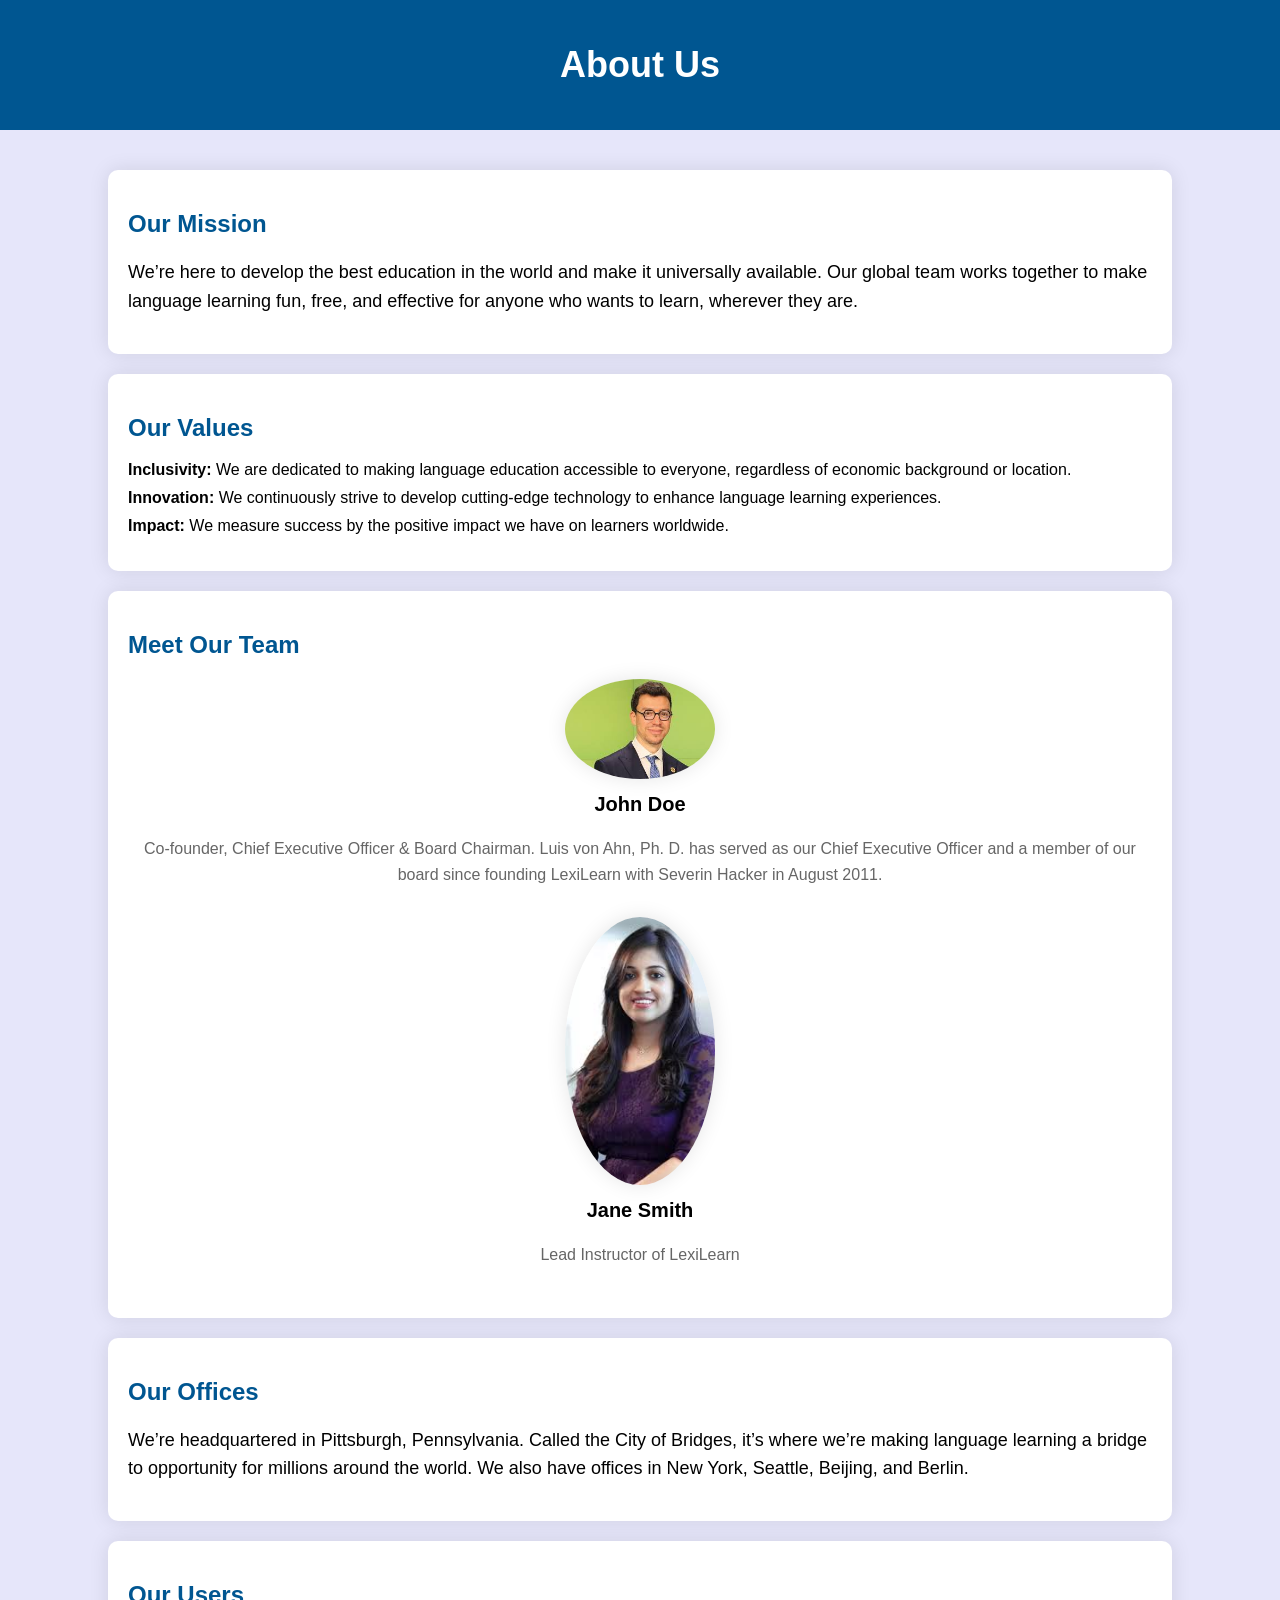
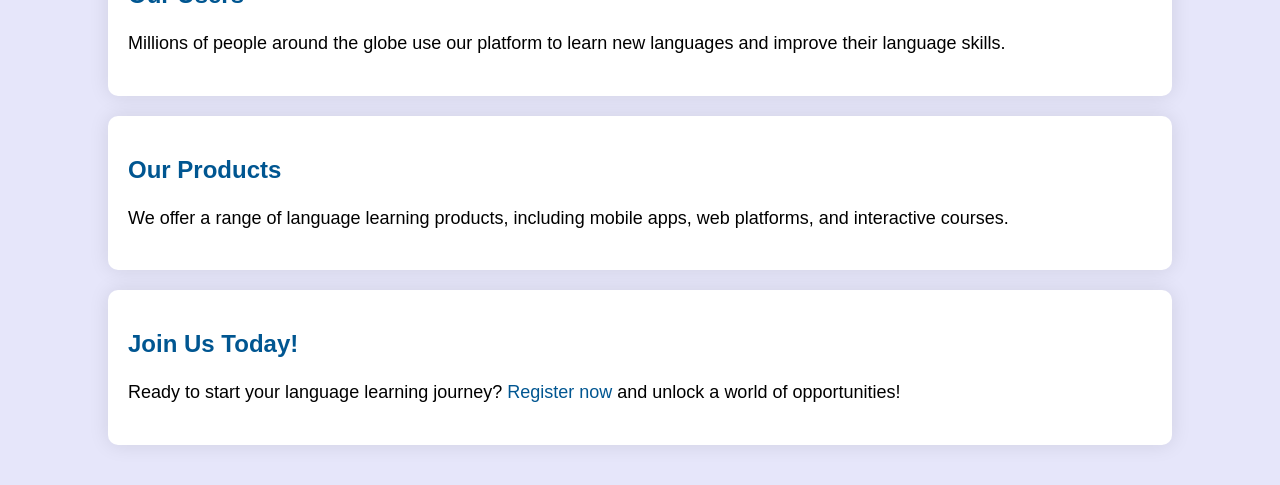
<file: about.html>
<!DOCTYPE html>
<html lang="en">
<head>
  <meta charset="UTF-8">
  <meta name="viewport" content="width=device-width, initial-scale=1.0">
  <title>About Us</title>
<style>
body {
  font-family: Arial, sans-serif;
  margin: 0;
  padding: 0;
  background-color: lavender;
}

header {
  background-color: #005691;
  color: #fff;
  padding: 20px 0;
}

.header-content {
  width: 80%;
  margin: 0 auto;
  text-align: center;
}

h1 {
  font-size: 36px;
}

main {
  padding: 20px 0;
}

.content {
  width: 80%;
  margin: 20px auto;
  background-color: #fff;
  padding: 20px;
  border-radius: 10px;
  box-shadow: 0 0 20px rgba(0, 0, 0, 0.1);
  transition: transform 0.3s ease-in-out;
}

.content:hover {
  transform: translateY(-5px);
}

h2 {
  font-size: 24px;
  color: #005691;
}

p {
  font-size: 18px;
  line-height: 1.6;
}

ul {
  list-style-type: none;
  padding: 0;
}

li {
  margin-bottom: 10px;
}

.team-member {
  text-align: center;
  margin-bottom: 30px;
}

.team-member img {
  width: 150px;
  border-radius: 50%;
  box-shadow: 0 0 20px rgba(0, 0, 0, 0.1);
  transition: transform 0.3s ease-in-out;
}

.team-member img:hover {
  transform: scale(1.1);
}

.team-member h3 {
  margin-top: 10px;
  font-size: 20px;
}

.team-member p {
  font-size: 16px;
  color: #666;
}

a {
  color: #005691;
  text-decoration: none;
  transition: color 0.3s ease-in-out;
}

a:hover {
  text-decoration: underline;
  color: #FF8C00;
}

</style>
</head>
<body>
  <header>
    <div class="header-content">
      <h1>About Us</h1>
    </div>
  </header>
  <main>
    <section class="mission">
      <div class="content">
        <h2>Our Mission</h2>
        <p>We’re here to develop the best education in the world and make it universally available. Our global team works together to make language learning fun, free, and effective for anyone who wants to learn, wherever they are.</p>
      </div>
    </section>
    <section class="values">
      <div class="content">
        <h2>Our Values</h2>
        <ul>
          <li><strong>Inclusivity:</strong> We are dedicated to making language education accessible to everyone, regardless of economic background or location.</li>
          <li><strong>Innovation:</strong> We continuously strive to develop cutting-edge technology to enhance language learning experiences.</li>
          <li><strong>Impact:</strong> We measure success by the positive impact we have on learners worldwide.</li>
        </ul>
      </div>
    </section>
    <section class="team">
      <div class="content">
        <h2>Meet Our Team</h2>
        <div class="team-member">
          <img src="images/download (1).jpg" alt="John Doe">
          <h3>John Doe</h3>
          <p>Co-founder, Chief Executive Officer & Board Chairman. Luis von Ahn, Ph. D. has served as our Chief Executive Officer and a member of our board since founding LexiLearn with Severin Hacker in August 2011.</p>
        </div>
        <div class="team-member">
          <img src="images/download (2).jpg" alt="Jane Smith">
          <h3>Jane Smith</h3>
          <p>Lead Instructor of LexiLearn</p>
        </div>
        <!-- Add more team members as needed -->
      </div>
    </section>
    <section class="offices">
      <div class="content">
        <h2>Our Offices</h2>
        <p>We’re headquartered in Pittsburgh, Pennsylvania. Called the City of Bridges, it’s where we’re making language learning a bridge to opportunity for millions around the world. We also have offices in New York, Seattle, Beijing, and Berlin.</p>
      </div>
    </section>
    <section class="users">
      <div class="content">
        <h2>Our Users</h2>
        <p>Millions of people around the globe use our platform to learn new languages and improve their language skills.</p>
      </div>
    </section>
    <section class="products">
      <div class="content">
        <h2>Our Products</h2>
        <p>We offer a range of language learning products, including mobile apps, web platforms, and interactive courses.</p>
      </div>
    </section>
    <section class="registration">
      <div class="content">
        <h2>Join Us Today!</h2>
        <p>Ready to start your language learning journey? <a href="form.html">Register now</a> and unlock a world of opportunities!</p>
      </div>
    </section>
  </main>
</body>
</html>
</file>
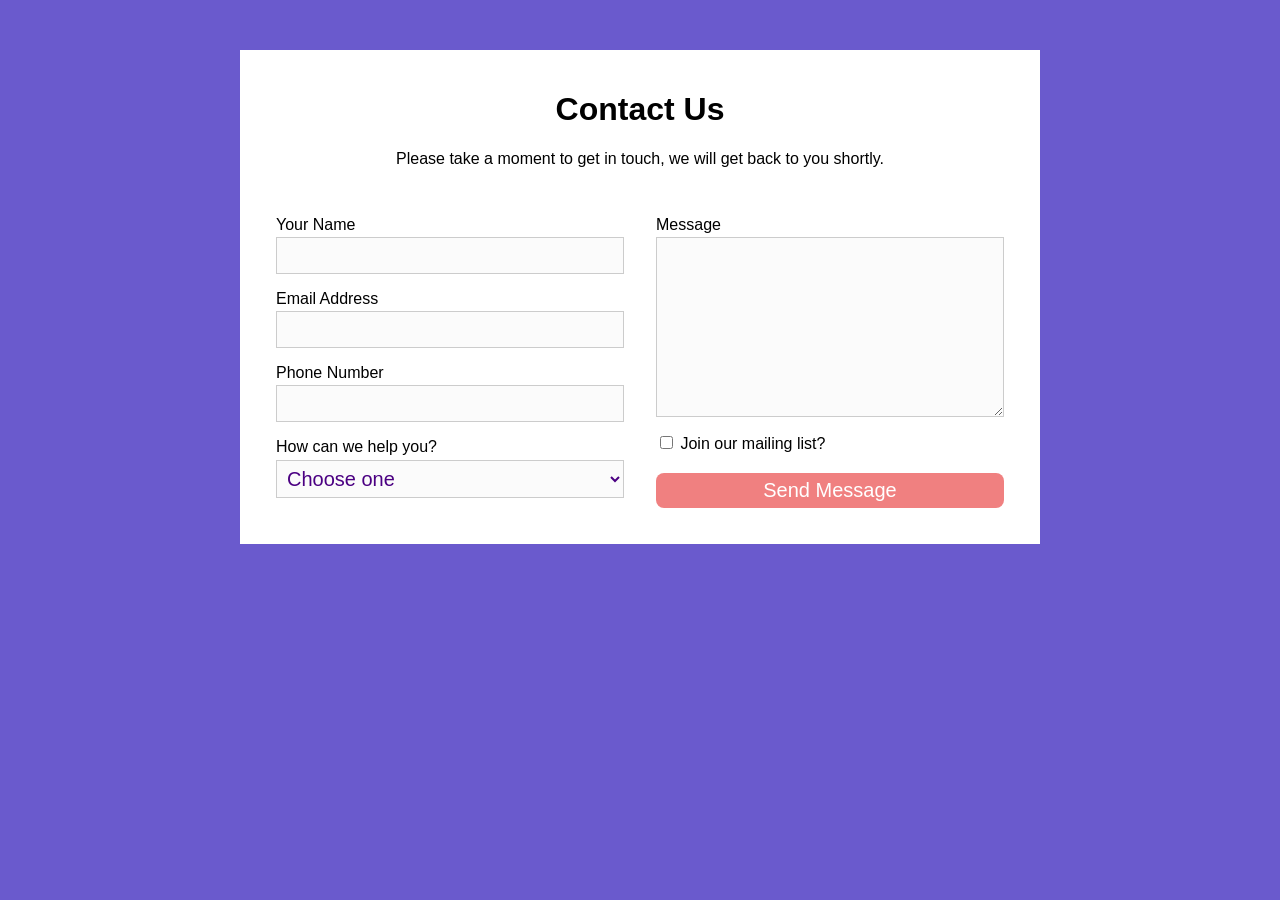
<file: contact.html>
<!DOCTYPE html>
<html lang="en">
<head>
    <meta charset="UTF-8">
    <meta http-equiv="X-UA-Compatible" content="IE=edge">
    <meta name="viewport" content="width=device-width, initial-scale=1.0">
    <title>Document</title>
</head>
<style>
html{
    background: Slateblue;
    box-sizing:border-box;
}
*{
  box-sizing:inherit;
}
body{
  background: white;
  width:90%;
  max-width: 800px;
  margin:50px auto;
  font-family: Calibri, Arial, sans-serif;
  padding:20px;
}
h1, p{
  text-align: center;
}
label{
  display:block;
  margin:1em 0 .2em;
}

input, select, textarea{
  display:block;
  width:100%;
  padding:.3em;
  font-size:20px;
  background-color:#fbfbfb;
  border:solid 1px #CCC;
  resize:vertical;
}
textarea{
  min-height:180px;
}
select{
  color:indigo;
}
option{
  color:blue;
  background: lavenderBlush;
}
input[type=checkbox]{
  display:inline;
  width:auto;
  color:red;
}

input[type=submit]{
  background:lightcoral;
  margin:1em 0 0;
  color:white;
  border:none;
  border-radius:8px;
  transition:all .3s ease-out;
}

input:focus,
input:hover,
select:focus,
select:hover,
textarea:focus,
textarea:hover{
  background: lavenderBlush;
}



input[type=submit]:hover,
input[type=submit]:focus{
  background: lightgreen;
  outline:none;
}

@media screen and (min-width:600px) {
  
  form:after{
    content:'';
    display:block;
    clear:both;
  }
  .column{
    width:50%;
    padding:1em;
    float:left;
  }
}
</style>
<body>
  <form action="r.html" method="post">
  <h1>Contact Us</h1>
  <p>Please take a moment to get in touch, we will get back to you shortly.</p>

  <div class="column">
    <label for="the-name">Your Name</label>
    <input type="text" name="name" id="the-name">

    <label for="the-email">Email Address</label>
    <input type="email" name="email" id="the-email">

    <label for="the-phone">Phone Number</label>
    <input type="tel" name="phone" id="the-phone">

    <label for="the-reason">How can we help you?</label>
    <select name="reason" id="the-reason">
    <option value="">Choose one</option>
    <option value="web">Language Courses</option>
    <option value="video">Translator</option>
  </select>
  </div>
  <div class="column">
    <label for="the-message">Message</label>
    <textarea name="message" id="the-message"></textarea>
    <label>
    <input type="checkbox" name="newsletter" value="yes"> Join our mailing list?
    </label>
    <input type="submit" value="Send Message">
  </div>
</form>  
</body>
</html>
</file>
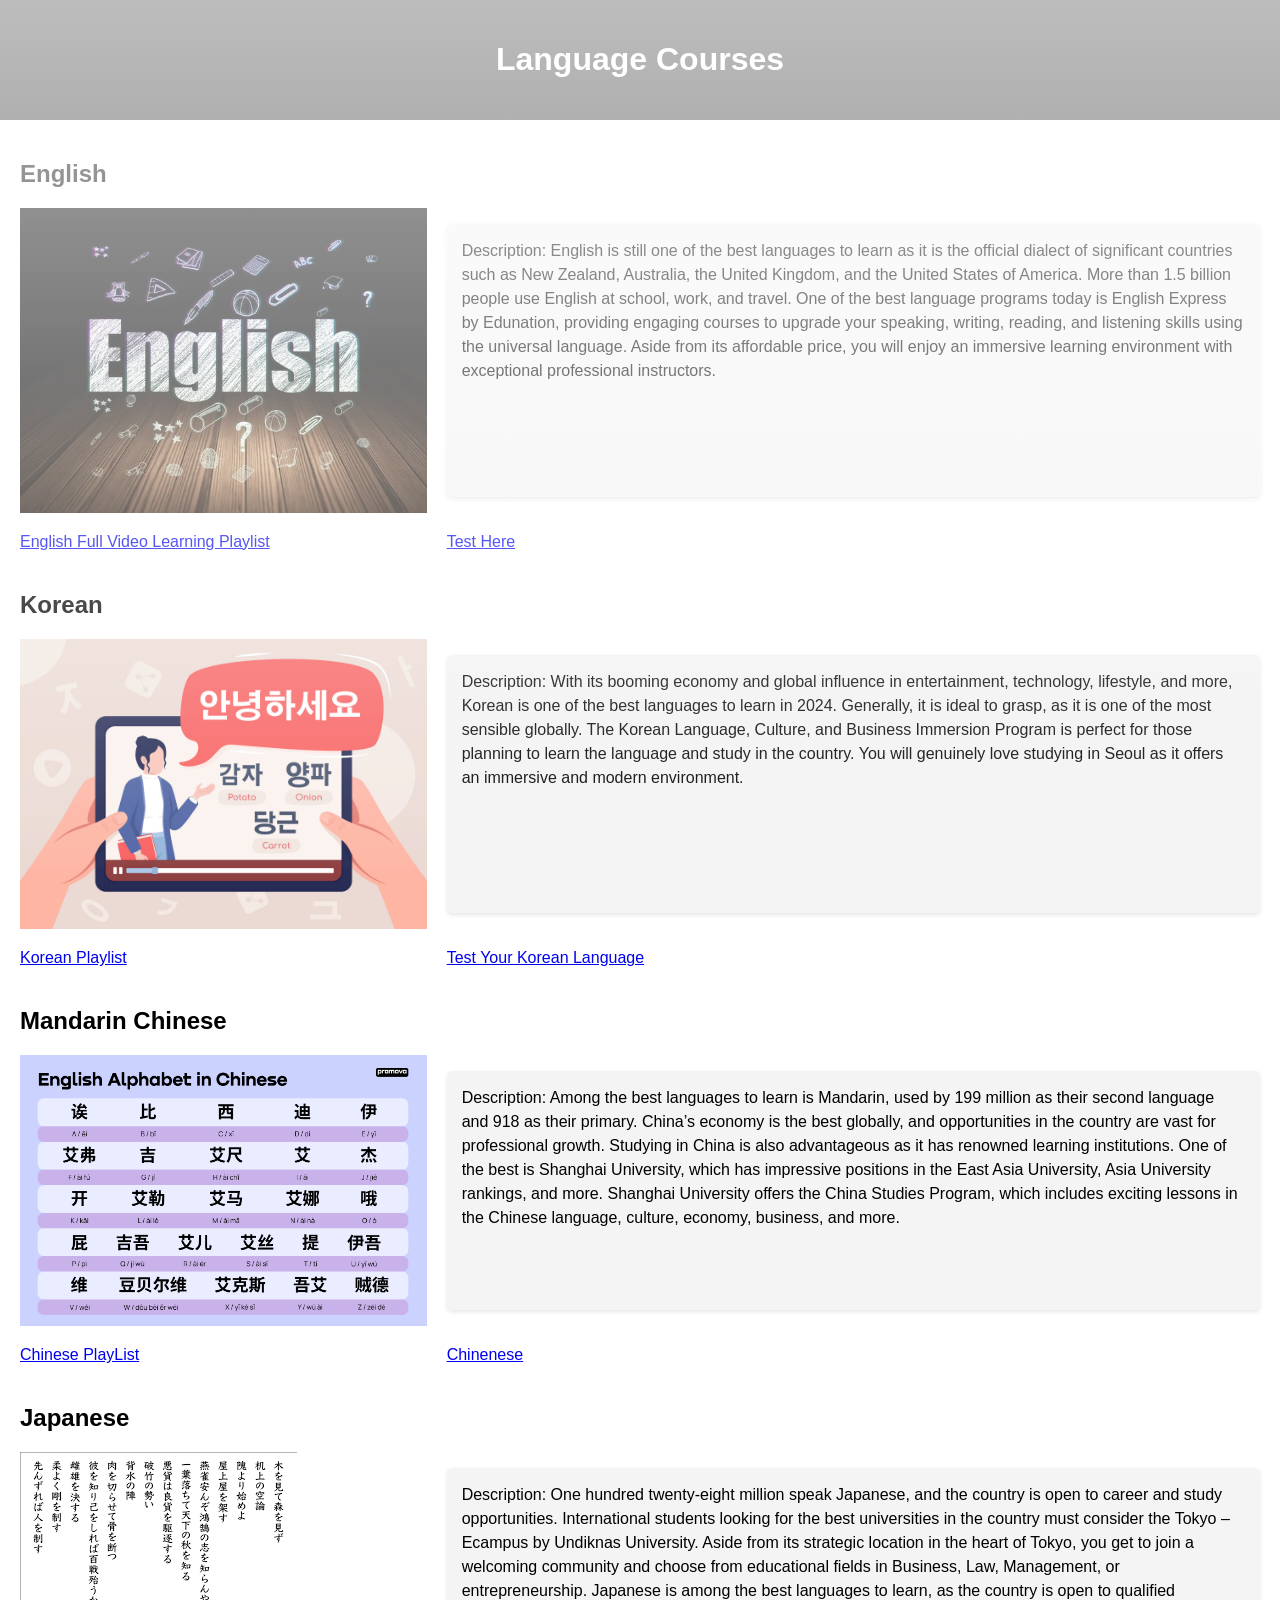
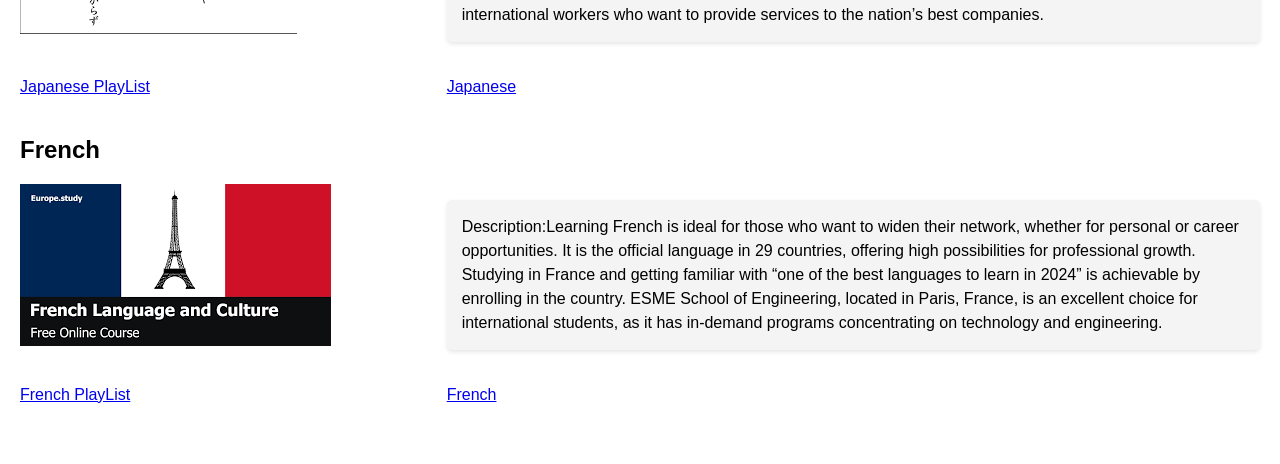
<file: courses.html>
<!DOCTYPE html>
<html lang="en">
<head>
  <meta charset="UTF-8">
  <meta name="viewport" content="width=device-width, initial-scale=1.0">
  <title>Language Courses</title>
<style>
    body {
  font-family: Arial, sans-serif;
  margin: 0;
  padding: 0;
}

header {
  background-color: #333;
  color: #fff;
  padding: 20px;
  text-align: center;
}

main {
  padding: 20px;
}

.language-course {
  margin-bottom: 40px;
}

.course-info {
  display: grid;
  grid-template-columns: 1fr 2fr;
  gap: 20px;
}

.course-info img {
  max-width: 100%;
}

.course-info p {
  line-height: 1.5;
  background-color: #f4f4f4;
  padding: 15px;
  border-radius: 5px;
  box-shadow: 0 2px 4px rgba(0, 0, 0, 0.1);
}

.course-info p::after {
  content: '';
  display: block;
  clear: both;
}

.course-info p::before {
  content: '';
  display: block;
  position: absolute;
  top: 0;
  left: 0;
  width: 100%;
  height: 100%;
  background: linear-gradient(to bottom, rgba(255,255,255,0.2) 0%,rgba(255,255,255,0) 100%);
  pointer-events: none;
  z-index: 1;
}

.course-info p:hover::before {
  animation: noise-anim-2 5s infinite linear alternate-reverse;
}

@keyframes noise-anim-2 {
  0% {
    clip: rect(85px, 9999px, 124px, 0);
  }
  5% {
    clip: rect(79px, 9999px, 22px, 0);
  }
  10% {
    clip: rect(2px, 9999px, 32px, 0);
  }
  15% {
    clip: rect(79px, 9999px, 32px, 0);
  }
  20% {
    clip: rect(1px, 9999px, 13px, 0);
  }
  25% {
    clip: rect(51px, 9999px, 7px, 0);
  }
  30% {
    clip: rect(47px, 9999px, 90px, 0);
  }
  35% {
    clip: rect(46px, 9999px, 32px, 0);
  }
  40% {
    clip: rect(84px, 9999px, 67px, 0);
  }
  45% {
    clip: rect(27px, 9999px, 54px, 0);
  }
  50% {
    clip: rect(5px, 9999px, 50px, 0);
  }
  55% {
    clip: rect(58px, 9999px, 41px, 0);
  }
  60% {
    clip: rect(93px, 9999px, 38px, 0);
  }
  65% {
    clip: rect(90px, 9999px, 98px, 0);
  }
  70% {
    clip: rect(93px, 9999px, 19px, 0);
  }
  75% {
    clip: rect(43px, 9999px, 28px, 0);
  }
  80% {
    clip: rect(82px, 9999px, 90px, 0);
  }
  85% {
    clip: rect(96px, 9999px, 24px, 0);
  }
  90% {
    clip: rect(22px, 9999px, 82px, 0);
  }
  95% {
    clip: rect(43px, 9999px, 27px, 0);
  }
  100% {
    clip: rect(7px, 9999px, 95px, 0);
  }
}
</style>
</head>
<body>
  <header>
    <h1>Language Courses</h1>
  </header>
  <main>
    <section class="language-course">
      <h2>English</h2>
      <div class="course-info">
        <img src="images/depositphotos_71121903-stock-photo-education-concept-english-in-grunge.jpg" alt="English">
        <p>Description: English is still one of the best languages to learn as it is the official dialect of significant countries such as New Zealand, Australia, the United Kingdom, and the United States of America. More than 1.5 billion people use English at school, work, and travel. 
  One of the best language programs today is English Express by Edunation, providing engaging courses to upgrade your speaking, writing, reading, and listening skills using the universal language. Aside from its affordable price, you will enjoy an immersive learning environment with exceptional professional instructors.</p>
 <a href="https://www.youtube.com/watch?v=CbPy_CjJR90&list=PL2IkMHFHWdEqi0jiLXTEakULNDXGc-q_B">English Full Video Learning Playlist</a>
 <a href="https://www.oxfordonlineenglish.com/english-level-test/grammar">Test Here</a>
      </div>
    </section>
   
    <section class="language-course">
      <h2>Korean</h2>
      <div class="course-info">
        <img src="images/study-korean-language-online-2d-illustration-professional-teacher-and-student-flat-first-view-hand-on-cartoon-background-course-colourful-editable-scene-for-mobile-website-presentation-vector.jpg" alt="French">
        <p>Description: With its booming economy and global influence in entertainment, technology, lifestyle, and more, Korean is one of the best languages to learn in 2024. Generally, it is ideal to grasp, as it is one of the most sensible globally. 
          The Korean Language, Culture, and Business Immersion Program is perfect for those planning to learn the language and study in the country. You will genuinely love studying in Seoul as it offers an immersive and modern environment.</p>
          <a href="https://www.youtube.com/watch?v=sx0yyQqkpqo&list=PLbFrQnW0BNMUkAFj4MjYauXBPtO3I9O_k">Korean Playlist</a>
        <a href="https://www.ef.com/wwen/test/korean/">Test Your Korean Language</a>

      </div>
    </section>
    <section class="language-course">
        <h2>Mandarin Chinese</h2>
        <div class="course-info">
          <img src="images/chinese_alphabet_522bdf9ab2.png" alt="Chinenese">
          <p>Description: Among the best languages to learn is Mandarin, used by 199 million as their second language and 918 as their primary. China’s economy is the best globally, and opportunities in the country are vast for professional growth.
 Studying in China is also advantageous as it has renowned learning institutions. One of the best is Shanghai University, which has impressive positions in the East Asia University, Asia University rankings, and more. Shanghai University offers the China Studies Program, which includes exciting lessons in the Chinese language, culture, economy, business, and more.</p>
        <a href="https://www.youtube.com/watch?v=McZW0iDsZns&list=PLWXyZU_NJb_chvMZ13hgOPB3Vcz7xhW3q">Chinese PlayList</a>
        <a href="https://www.sporcle.com/games/subcategory/chinese">Chinenese</a>
        </div>
      </section>
      <section class="language-course">
        <h2>Japanese</h2>
        <div class="course-info">
          <img src="images/download.png" alt="Japanese">
          <p>Description: One hundred twenty-eight million speak Japanese, and the country is open to career and study opportunities. International students looking for the best universities in the country must consider the Tokyo – Ecampus by Undiknas University. Aside from its strategic location in the heart of Tokyo, you get to join a welcoming community and choose from educational fields in Business, Law, Management, or entrepreneurship. 
              Japanese is among the best languages to learn, as the country is open to qualified international workers who want to provide services to the nation’s best companies. </p>
        <a href="https://www.youtube.com/watch?v=6p9Il_j0zjc">Japanese PlayList</a>
         <a href="https://japanko-official.com/quizzes-and-games/">Japanese</a>
        </div>
      </section>


      <section class="language-course">
        <h2>French</h2>
        <div class="course-info">
          <img src="images/images.png" alt="Japanese">
          <p>Description:Learning French is ideal for those who want to widen their network, whether for personal or career opportunities. It is the official language in 29 countries, offering high possibilities for professional growth. 
             Studying in France and getting familiar with “one of the best languages to learn in 2024” is achievable by enrolling in the country. ESME School of Engineering, located in Paris, France, is an excellent choice for international students, as it has in-demand programs concentrating on technology and engineering.  </p>
        <a href="https://www.youtube.com/playlist?list=PLKemiRG53ou5Ax0fPcLW8FavBWN5ie77J">French PlayList</a>
        <a href="https://www.3ponts.edu/french-tests/basic-french-test/">French</a>
        </div>
      </section>
      
    
  </main>
</body>
</html>
</file>
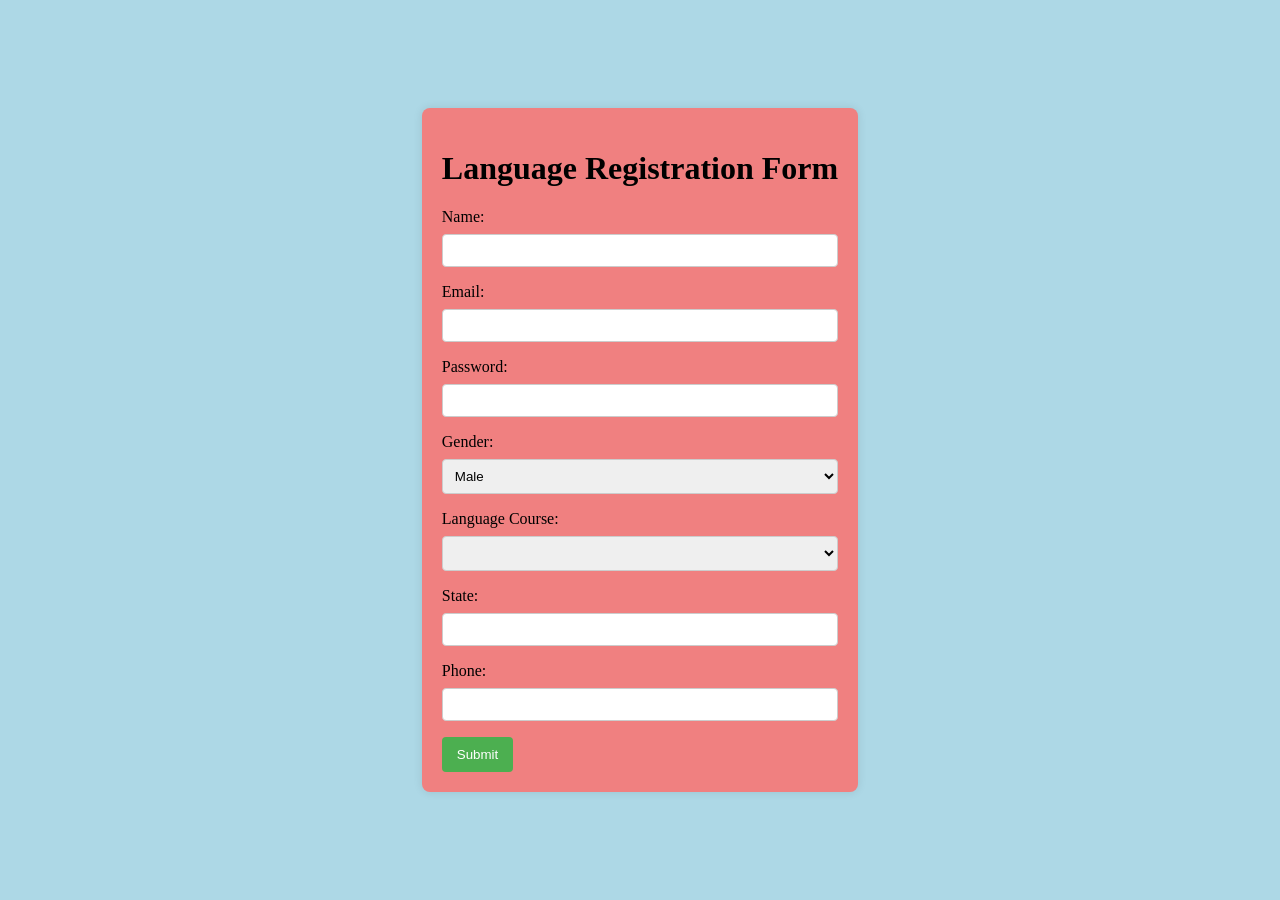
<file: reg.html>
<!DOCTYPE html>
<html lang="en">
<head>
    <meta charset="UTF-8">
    <meta name="viewport" content="width=device-width, initial-scale=1.0">
    <title>Registration Form</title>
    <style>
        body {
            font-family: 'Times New Roman', Times, serif;
            background-color:lightblue;
            margin: 0;
            display: flex;
            align-items: center;
            justify-content: center;
            height: 100vh;
        }

        form {
            background-color: lightcoral;
            padding: 20px;
            border-radius: 8px;        
            box-shadow: 0 0 10px rgba(0, 0, 0, 0.1);
        }

        label {
            display: block;
            margin-bottom: 8px;
        }

        input, select {
            width: 100%;
            padding: 8px;
            margin-bottom: 16px;
            box-sizing: border-box;
            border: 1px solid #ccc;
            border-radius: 4px;
        }

        button {
            background-color: #4caf50;
            color: white;
            padding: 10px 15px;
            border: none;
            border-radius: 4px;
            cursor: pointer;
        }

        button:hover {
            background-color: #45a049;
        }

        .error-message {
            color: red;
            margin-top: -10px;
            margin-bottom: 10px;
        }
    </style>
</head>
<body>
<form  action="succ.html">
  <h1>Language Registration Form</h1>
  <label for="name">Name:</label>
  <input type="text" id="name" name="name" pattern="^[a-zA-Z]+(?: [a-zA-Z]+)*$" title="Name should only contain letters" required>

    <label for="email">Email:</label>
    <input type="text" id="email" name="email" pattern="^[^\d]\w*@\w+\.\w+" title="Please enter a valid email address" required>

    <label for="password">Password:</label>
    <input type="password" id="password" name="password" pattern="^(?=.*\d)(?=.*[a-z])(?=.*[A-Z])(?=.*[!@#$%^&*]).{8,}$" title="Password must contain at least 8 characters, including one uppercase letter, one lowercase letter, one number, and one special character" required>

    <label for="gender">Gender:</label>
    <select id="gender" name="gender" required>
        <option value="male">Male</option>
        <option value="female">Female</option>
        <option value="other">Other</option>
    </select>

    <label for="language">Language Course:</label>
    <select id="language" name="language" required>
        <option value="select">
        <option value="english">English</option>
        <option value="spanish">Spanish</option>
        <option value="french">French</option>
    </select>

    <label for="state">State:</label>
    <input type="text" id="state" name="state" pattern="^[a-zA-Z]+(?: [a-zA-Z]+)*$" title="state should only contain letters" required>


    <label for="phone">Phone:</label>
    <input type="text" id="phone" name="phone" pattern="^[6-9]\d{9}$" title="Please enter a valid phone number starting with 6, 7, 8, or 9 and with 10 digits" required>

    <div class="error-message" id="error-message"></div>

    <button type="submit">Submit</button>
</form>

<script>
    function validateForm() {
        var name = document.getElementById('name').value;
        var email = document.getElementById('email').value;
        var password = document.getElementById('password').value;
        var gender = document.getElementById('gender').value;
        var language = document.getElementById('language').value;
        var state = document.getElementById('state').value;
        var phone = document.getElementById('phone').value;

        var errorMessage = document.getElementById('error-message');
        if (/^\d/.test(name)) {
            errorMessage.textContent = "Name should not start with a number";
            return;
        }

       
        if (!/^[^\d]\w*@\w+\.\w+$/.test(email)) {
            errorMessage.textContent = "Please enter a valid email address";
            return;
        }

        if (!/^(?=.*\d)(?=.*[a-z])(?=.*[A-Z])(?=.*[!@#$%^&*]).{8,}$/.test(password)) {
            errorMessage.textContent = "Password must contain at least 8 characters, including one uppercase letter, one lowercase letter, one number, and one special character";
            return;
        }
    }
</script>

</body>
</html>
</file>
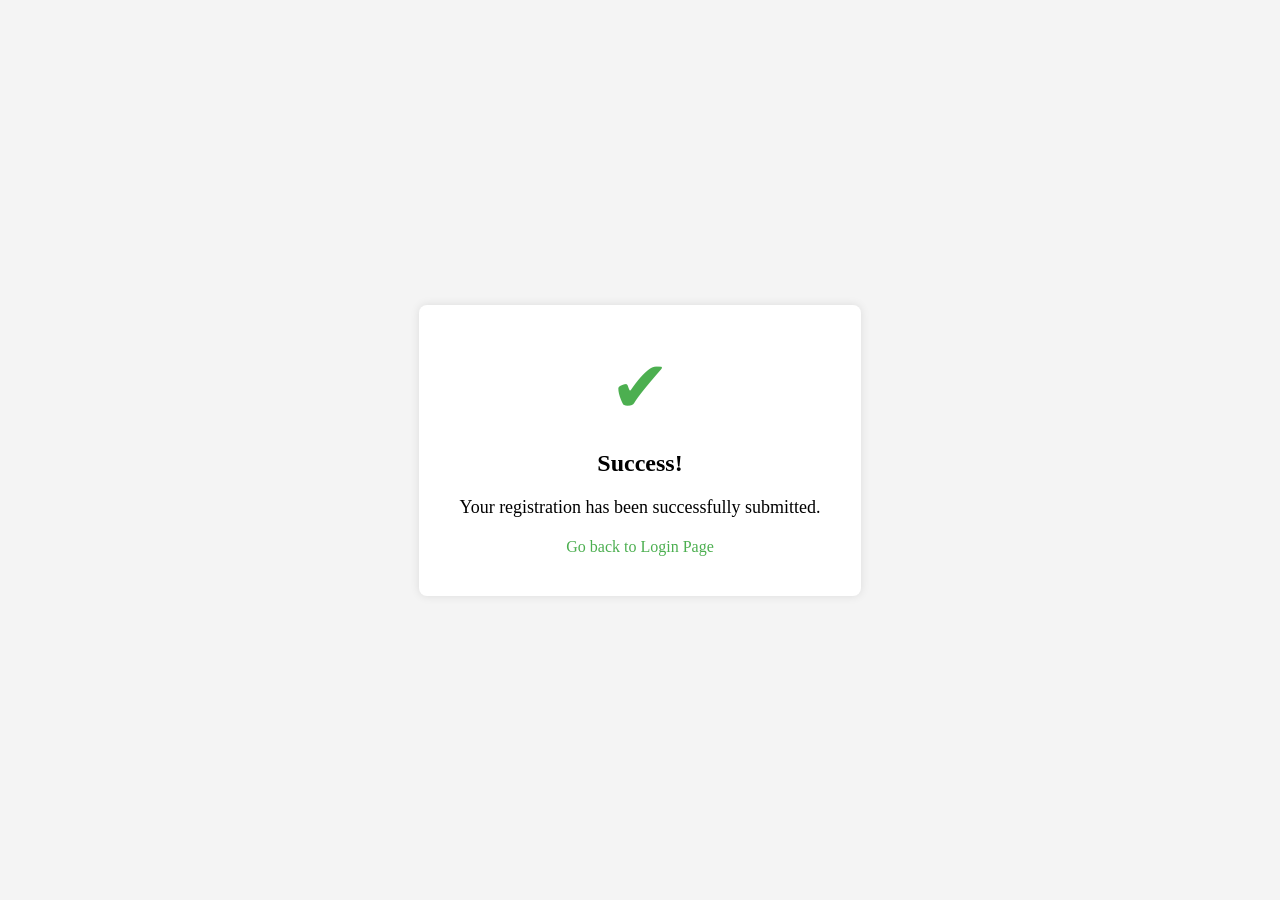
<file: succ.html>
<!DOCTYPE html>
<html lang="en">
<head>
<meta charset="UTF-8">
<meta name="viewport" content="width=device-width, initial-scale=1.0">
<title>Success Page</title>
<style>
    body {
        font-family: 'Times New Roman', Times, serif;
        background-color: #f4f4f4;
        margin: 0;
        padding: 0;
        display: flex;
        justify-content: center;
        align-items: center;
        height: 100vh;
    }

    .container {
        background-color: #fff;
        padding: 40px;
        border-radius: 8px;
        box-shadow: 0 0 10px rgba(0, 0, 0, 0.1);
        text-align: center;
    }

    .icon {
        font-size: 72px;
        color: #4CAF50;
        margin-bottom: 20px;
    }

    h1 {
        font-size: 24px;
        margin-bottom: 20px;
    }

    p {
        font-size: 18px;
        margin-bottom: 20px;
    }

    a {
        color: #4CAF50;
        text-decoration: none;
    }

    a:hover {
        text-decoration: underline;
    }
</style>
</head>
<body>

<div class="container">
    <div class="icon">&#10004;</div>
    <h1>Success!</h1>
    <p>Your registration has been successfully submitted.</p>
    <a href="login.html">Go back to Login Page</a>
</div>

</body>
</html>
</file>
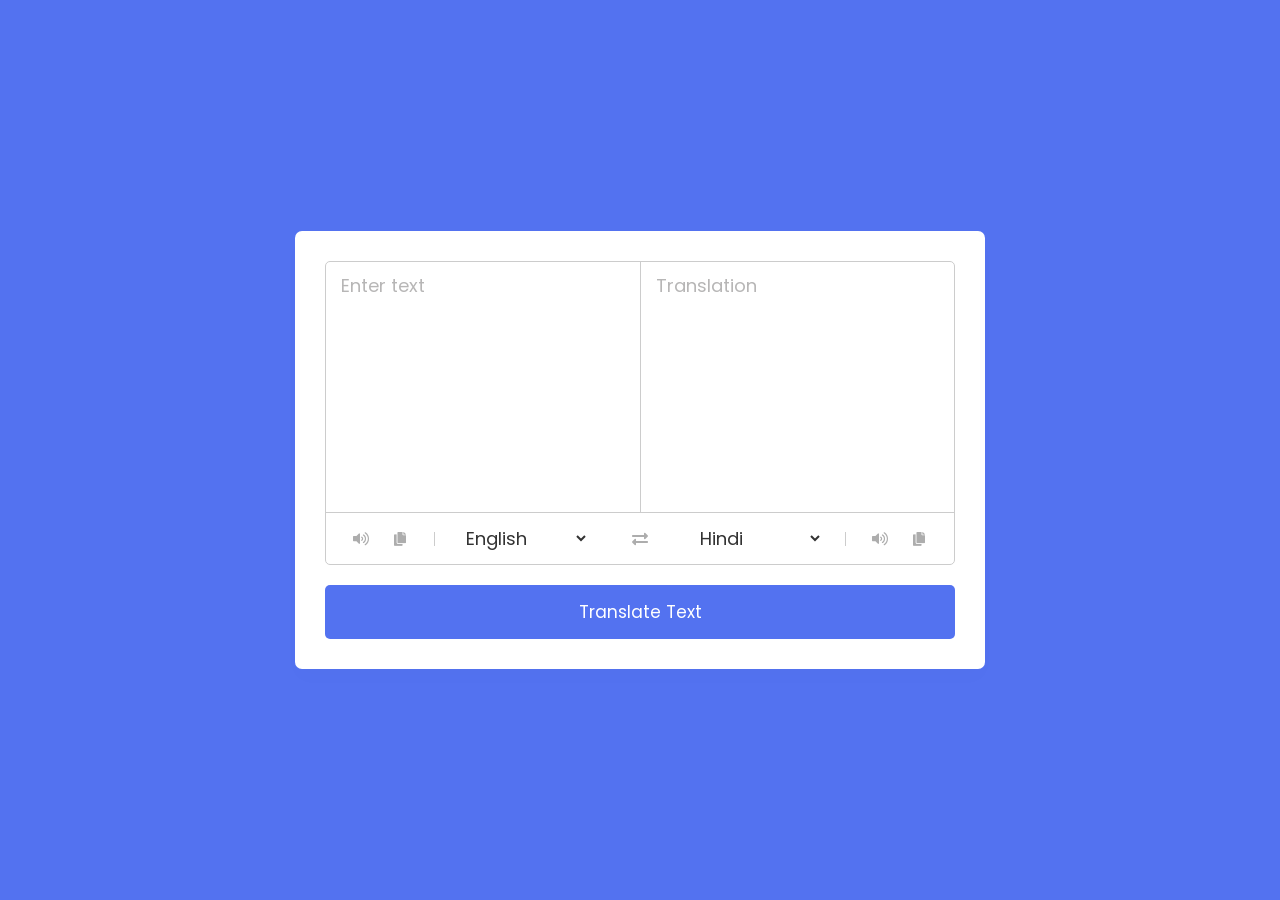
<file: trans.html>
<!DOCTYPE html>
<html lang="en" dir="ltr">
  <head>
    <meta charset="utf-8">  
    <title>Language Translaltor</title>
    <link rel="stylesheet" href="trans.css">
    <meta name="viewport" content="width=device-width, initial-scale=1.0">
    <link rel="stylesheet" href="https://cdnjs.cloudflare.com/ajax/libs/font-awesome/5.15.3/css/all.min.css"/>
  </head>
  <body>
    <div class="container">
      <div class="wrapper">
        <div class="text-input">
          <textarea spellcheck="false" class="from-text" placeholder="Enter text"></textarea>
          <textarea spellcheck="false" readonly disabled class="to-text" placeholder="Translation"></textarea>
        </div>
        <ul class="controls">
          <li class="row from">
            <div class="icons">
              <i id="from" class="fas fa-volume-up"></i>
              <i id="from" class="fas fa-copy"></i>
            </div>
            <select></select>
          </li>
          <li class="exchange"><i class="fas fa-exchange-alt"></i></li>
          <li class="row to">
            <select></select>
            <div class="icons">
              <i id="to" class="fas fa-volume-up"></i>
              <i id="to" class="fas fa-copy"></i>
            </div>
          </li>
        </ul>
      </div>
      <button>Translate Text</button>
    </div>

    <script src="countries.js"></script>
    <script src="trans.js"></script>

  </body>
</html>
</file>
<file: trans.css>
@import url('https://fonts.googleapis.com/css2?family=Poppins:wght@400;500;600;700&display=swap');
*{
  margin: 0;
  padding: 0;
  box-sizing: border-box;
  font-family: 'Poppins', sans-serif;
}
body{
  display: flex;
  align-items: center;
  justify-content: center;
  padding: 0 10px;
  min-height: 100vh;
  background: #5372F0;
}
.container{
  max-width: 690px;
  width: 100%;
  padding: 30px;
  background: #fff;
  border-radius: 7px;
  box-shadow: 0 10px 20px rgba(0,0,0,0.01);
}
.wrapper{
  border-radius: 5px;
  border: 1px solid #ccc;
}
.wrapper .text-input{
  display: flex;
  border-bottom: 1px solid #ccc;
}
.text-input .to-text{
  border-radius: 0px;
  border-left: 1px solid #ccc;
}
.text-input textarea{
  height: 250px;
  width: 100%;
  border: none;
  outline: none;
  resize: none;
  background: none;
  font-size: 18px;
  padding: 10px 15px;
  border-radius: 5px;
}
.text-input textarea::placeholder{
  color: #b7b6b6;
}
.controls, li, .icons, .icons i{
  display: flex;
  align-items: center;
  justify-content: space-between;
}
.controls{
  list-style: none;
  padding: 12px 15px;
}
.controls .row .icons{
  width: 38%;
}
.controls .row .icons i{
  width: 50px;
  color: #adadad;
  font-size: 14px;
  cursor: pointer;
  transition: transform 0.2s ease;
  justify-content: center;
}
.controls .row.from .icons{
  padding-right: 15px;
  border-right: 1px solid #ccc;
}
.controls .row.to .icons{
  padding-left: 15px;
  border-left: 1px solid #ccc;
}
.controls .row select{
  color: #333;
  border: none;
  outline: none;
  font-size: 18px;
  background: none;
  padding-left: 5px;
}
.text-input textarea::-webkit-scrollbar{
  width: 4px;
}
.controls .row select::-webkit-scrollbar{
  width: 8px;
}
.text-input textarea::-webkit-scrollbar-track,
.controls .row select::-webkit-scrollbar-track{
  background: #fff;
}
.text-input textarea::-webkit-scrollbar-thumb{
  background: #ddd;
  border-radius: 8px;
}
.controls .row select::-webkit-scrollbar-thumb{
  background: #999;
  border-radius: 8px;
  border-right: 2px solid #ffffff;
}
.controls .exchange{
  color: #adadad;
  cursor: pointer;
  font-size: 16px;
  transition: transform 0.2s ease;
}
.controls i:active{
  transform: scale(0.9);
}
.container button{
  width: 100%;
  padding: 14px;
  outline: none;
  border: none;
  color: #fff;
  cursor: pointer;
  margin-top: 20px;
  font-size: 17px;
  border-radius: 5px;
  background: #5372F0;
}

@media (max-width: 660px){
  .container{
    padding: 20px;
  }
  .wrapper .text-input{
    flex-direction: column;
  }
  .text-input .to-text{
    border-left: 0px;
    border-top: 1px solid #ccc;
  }
  .text-input textarea{
    height: 200px;
  }
  .controls .row .icons{
    display: none;
  }
  .container button{
    padding: 13px;
    font-size: 16px;
  }
  .controls .row select{
    font-size: 16px;
  }
  .controls .exchange{
    font-size: 14px;
  }
}
</file>
